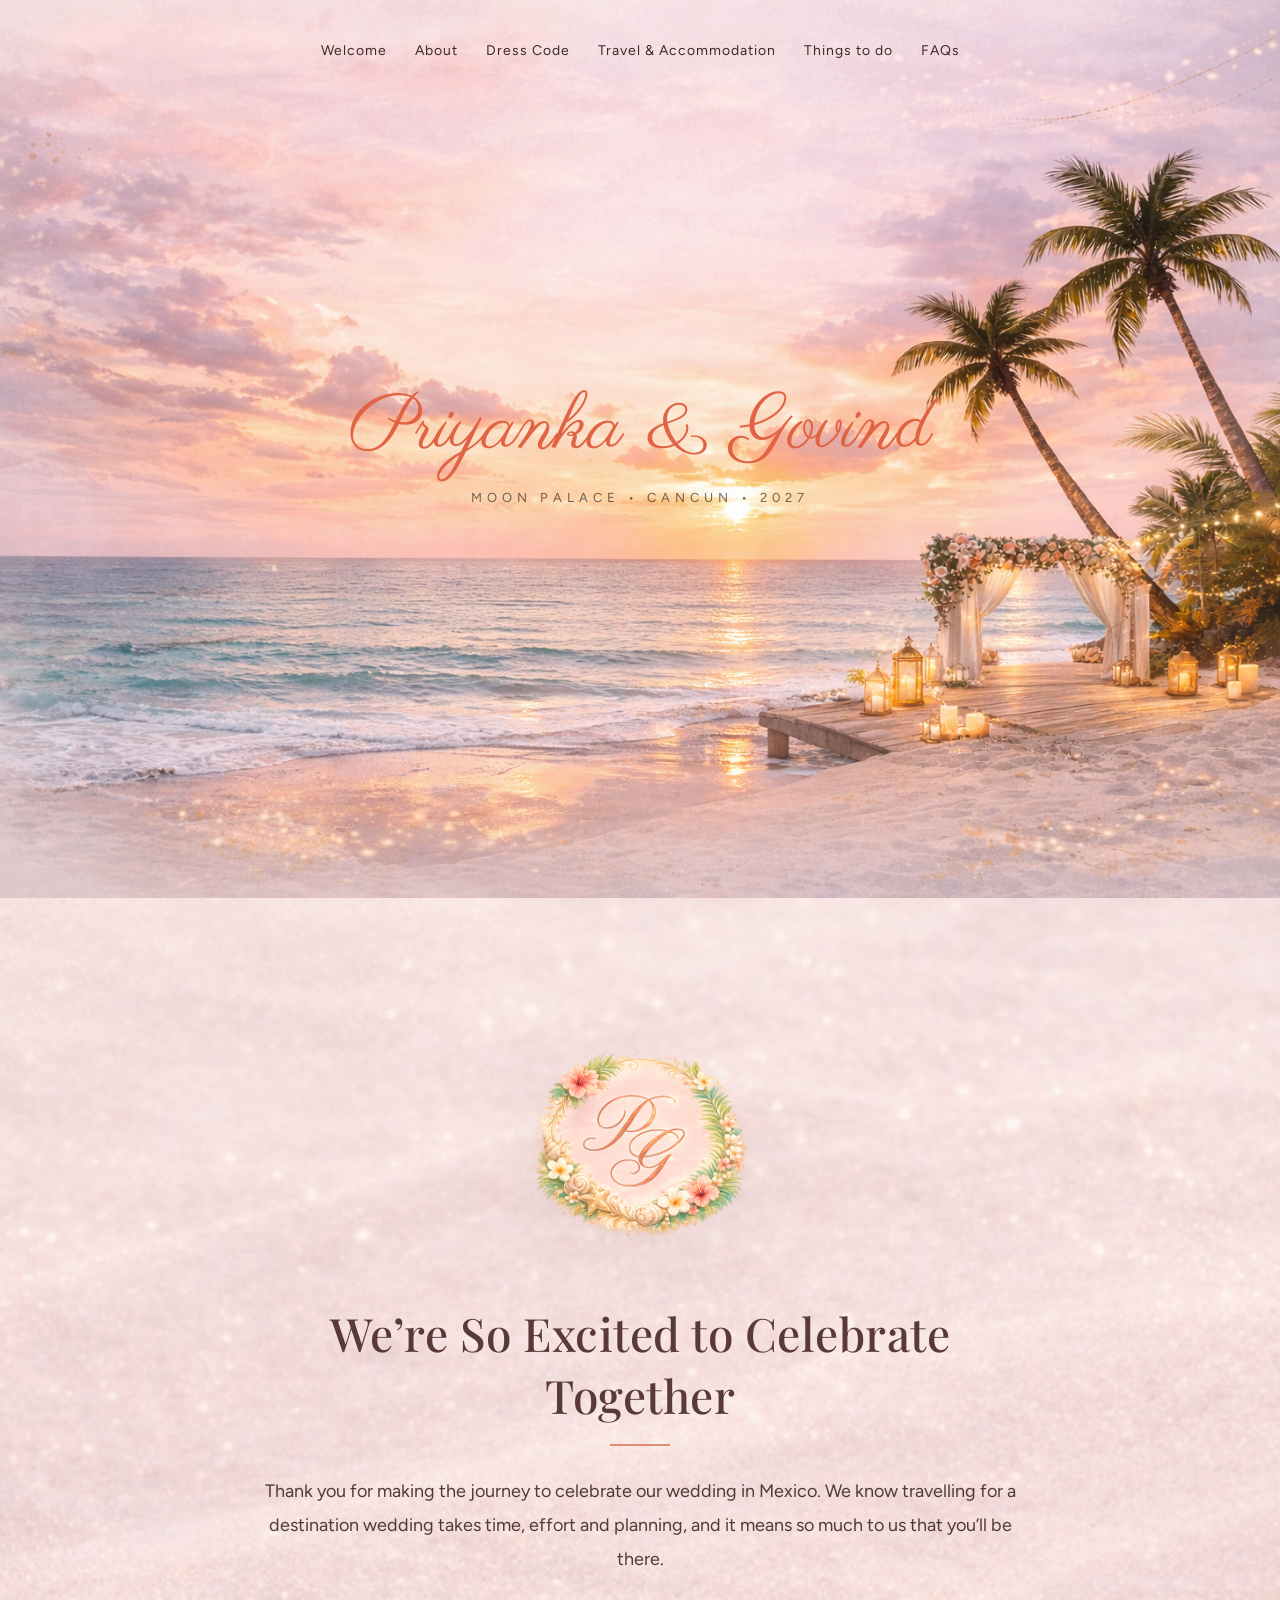
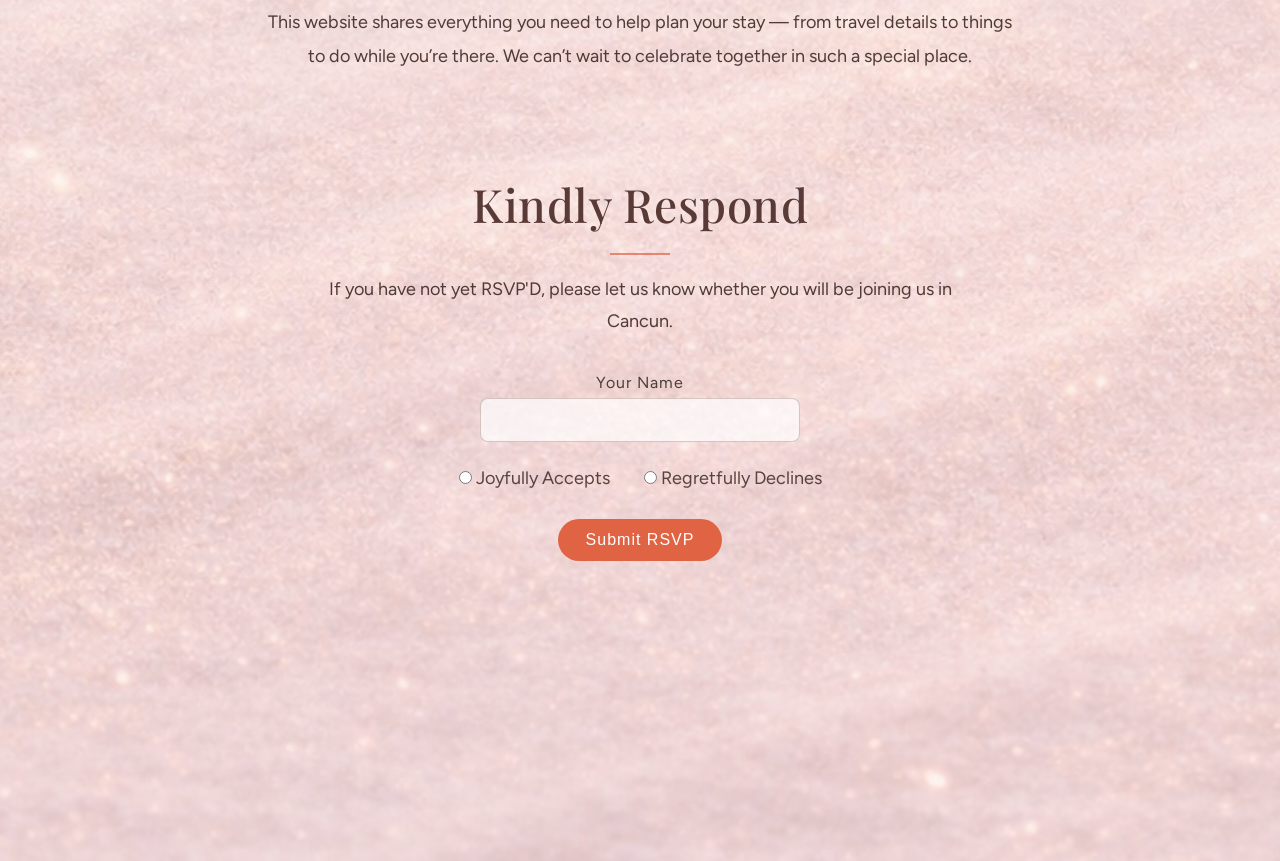
<file: index.html>
<!DOCTYPE html>
<html lang="en">
<head>
  <meta charset="UTF-8">
  <meta name="viewport" content="width=device-width, initial-scale=1.0">
  <title>Priyanka & Govind are getting married</title>

  <link rel="stylesheet" href="style.css">

  <link rel="preconnect" href="https://fonts.googleapis.com">
  <link rel="preconnect" href="https://fonts.gstatic.com" crossorigin>
  <link href="https://fonts.googleapis.com/css2?family=Figtree:wght@300;400;500;600&family=Parisienne&family=Playfair+Display:wght@400;500&display=swap" rel="stylesheet">
</head>

<body class="page-home">

<nav>
  <div class="nav-inner">
    <button class="nav-toggle" aria-label="Open Menu">☰</button>
    <div class="nav-links">
      <ul>
        <li><a href="index.html">Welcome</a></li>
        <li><a href="About.html">About</a></li>
        <li><a href="DressCode.html">Dress Code</a></li>
        <li><a href="Travel.html">Travel & Accommodation</a></li>
        <li><a href="Thingstodo.html">Things to do</a></li>
        <li><a href="FAQs.html">FAQs</a></li>
      </ul>
    </div>
  </div>
</nav>

<!-- HERO -->
<section class="welcome-hero">
  <div class="hero-inner">
    <h1 class="couple-names">Priyanka & Govind</h1>
    <p class="wedding-line">Moon Palace • Cancun • 2027</p>
  </div>
</section>

<!-- SAND SECTION -->
<section class="section-cream">

  <!-- MONOGRAM -->
  <div class="monogram-wrapper">
    <img src="Images/Monogram.png" alt="PG Monogram" class="monogram">
  </div>

  <!-- MESSAGE -->
  <div class="message-card">
    <h2>We’re So Excited to Celebrate Together</h2>

    <p>
      Thank you for making the journey to celebrate our wedding in Mexico.
      We know travelling for a destination wedding takes time, effort and planning,
      and it means so much to us that you’ll be there.
    </p>

    <p>
      This website shares everything you need to help plan your stay —
      from travel details to things to do while you’re there.
      We can’t wait to celebrate together in such a special place.
    </p>
  </div>

  <!-- RSVP -->
  <div class="rsvp-section">
    <h2>Kindly Respond</h2>

    <p class="rsvp-text">
      If you have not yet RSVP'D, please let us know whether you will be joining us in Cancun.
    </p>

    <form class="rsvp-form"
          action="https://formspree.io/f/mzdajled"
          method="POST">

      <div class="form-block">
        <label for="rsvp-name">Your Name</label>
        <input type="text" id="rsvp-name" name="guest_name" required>
      </div>

      <div class="rsvp-options">
        <label class="rsvp-choice">
          <input type="radio" name="attendance" value="Yes" required>
          Joyfully Accepts
        </label>

        <label class="rsvp-choice">
          <input type="radio" name="attendance" value="No">
          Regretfully Declines
        </label>
      </div>

      <button type="submit" class="btn-primary">Submit RSVP</button>

    </form>
  </div>

</section>

<script>
document.addEventListener("DOMContentLoaded", function () {
  const toggle = document.querySelector(".nav-toggle");
  const links = document.querySelector(".nav-links");
  if (toggle && links) {
    toggle.addEventListener("click", function () {
      links.classList.toggle("open");
    });
  }
});
</script>

</body>
</html>
</file>
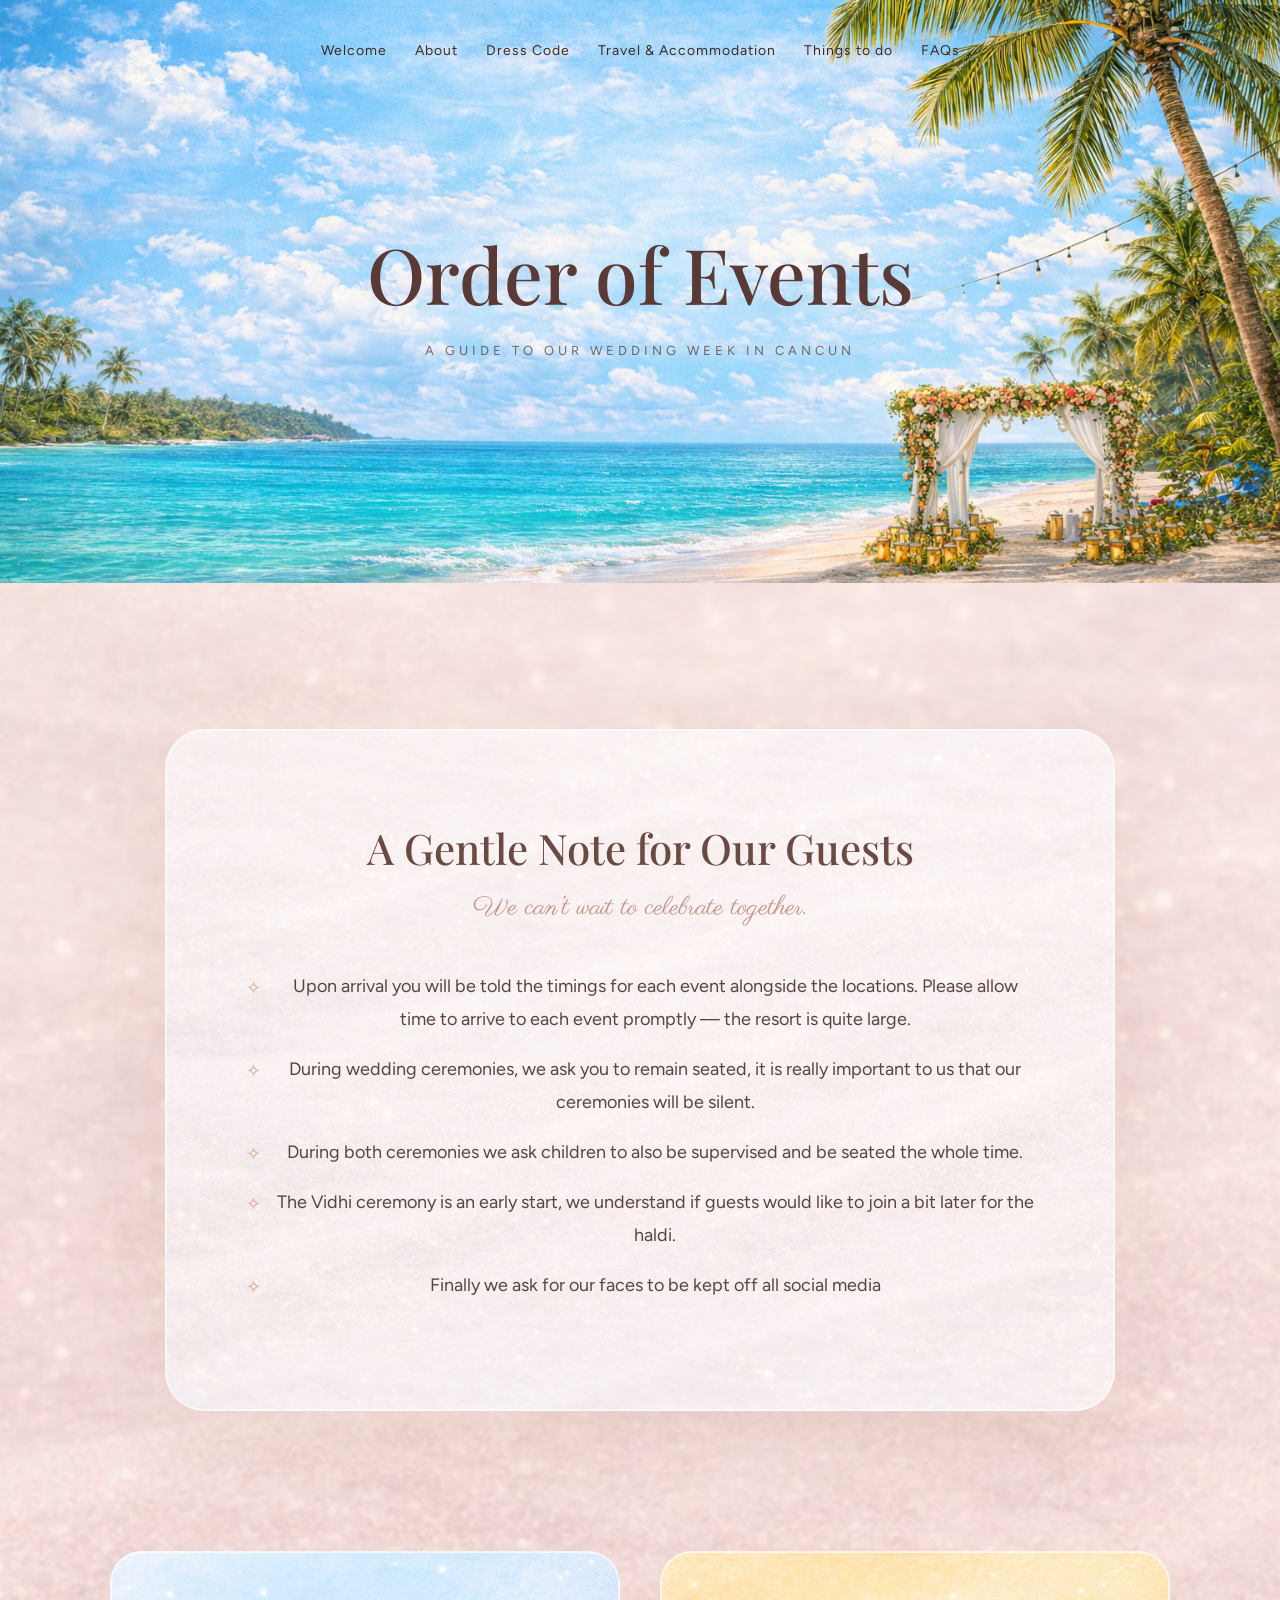
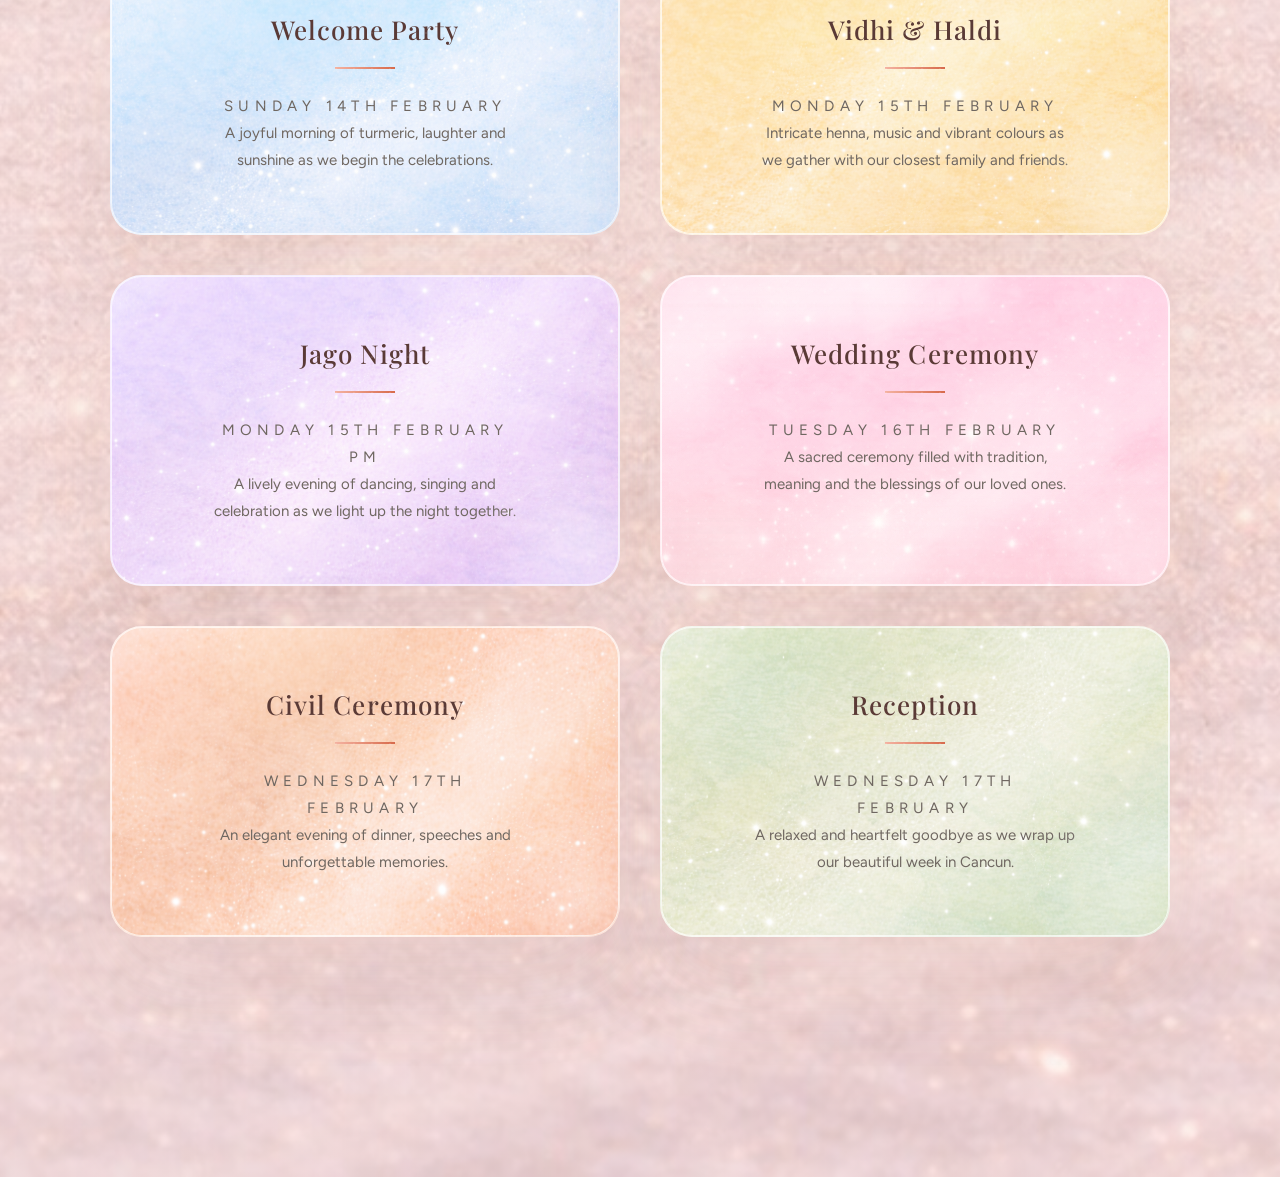
<file: About.html>
<!DOCTYPE html>
<html lang="en">
<head>
  <meta charset="UTF-8">
  <meta name="viewport" content="width=device-width, initial-scale=1.0">
  <title>Order of Events | Priyanka & Govind</title>

  <link rel="stylesheet" href="style.css">

  <link rel="preconnect" href="https://fonts.googleapis.com">
  <link rel="preconnect" href="https://fonts.gstatic.com" crossorigin>
  <link href="https://fonts.googleapis.com/css2?family=Figtree:wght@300;400;500;600&family=Parisienne&family=Playfair+Display:wght@400;500&display=swap" rel="stylesheet">
</head>

<body class="page-events">

<nav>
  <div class="nav-inner">
    <button class="nav-toggle" aria-label="Open Menu">☰</button>
    <div class="nav-links">
      <ul>
        <li><a href="index.html">Welcome</a></li>
        <li><a href="About.html">About</a></li>
        <li><a href="DressCode.html">Dress Code</a></li>
        <li><a href="Travel.html">Travel & Accommodation</a></li>
        <li><a href="Thingstodo.html">Things to do</a></li>
        <li><a href="FAQs.html">FAQs</a></li>
      </ul>
    </div>
  </div>
</nav>

<!-- HERO -->
<section class="events-hero">
  <div class="hero-inner">
    <h1>Order of Events</h1>
    <p class="hero-subtitle">A GUIDE TO OUR WEDDING WEEK IN CANCUN</p>
  </div>
</section>

<!-- SAND SECTION -->
<section class="section-cream">

  <!-- SAME WAVE -->
  <svg class="sand-wave" viewBox="0 0 1440 200" preserveAspectRatio="none">
    <path d="M0,120 
             C360,40 1080,200 1440,120 
             L1440,0 L0,0 Z"
          fill="transparent">
    </path>
  </svg>

  <div class="events-guidance">

    <h2 class="guidance-title">
      A Gentle Note for Our Guests
    </h2>
  
    <p class="guidance-sub">
      We can’t wait to celebrate together.
    </p>
  
    <ul>
      <li>Upon arrival you will be told the timings for each event alongside the locations. Please allow time to arrive to each event promptly — the resort is quite large.</li>
      <li>During wedding ceremonies, we ask you to remain seated, it is really important to us that our ceremonies will be silent.</li>
      <li>During both ceremonies we ask children to also be supervised and be seated the whole time.</li>
      <li>The Vidhi ceremony is an early start, we understand if guests would like to join a bit later for the haldi.</li>
      <li>Finally we ask for our faces to be kept off all social media</li>
    </ul>

    <div class="card-decoration"></div>
  </div>

  <div class="events-grid">

    <div class="about-card card-blue">
      <h3>Welcome Party</h3>
      <p class="event-date">Sunday 14th February</p>
      <p>A joyful morning of turmeric, laughter and sunshine as we begin the celebrations.</p>
      <div class="corner-glow"></div>
    </div>
    
    <div class="about-card card-yellow">
      <h3>Vidhi & Haldi</h3>
      <p class="event-date">Monday 15th February</p>
      <p>Intricate henna, music and vibrant colours as we gather with our closest family and friends.</p>
      <div class="corner-glow"></div>
    </div>
    
    <div class="about-card card-purple">
      <h3>Jago Night</h3>
      <p class="event-date">Monday 15th February PM</p>
      <p>A lively evening of dancing, singing and celebration as we light up the night together.</p>
      <div class="corner-glow"></div>
    </div>
    
    <div class="about-card card-pink">
      <h3>Wedding Ceremony</h3>
      <p class="event-date">Tuesday 16th February</p>
      <p>A sacred ceremony filled with tradition, meaning and the blessings of our loved ones.</p>
      <div class="corner-glow"></div>
    </div>
    
    <div class="about-card card-orange">
      <h3>Civil Ceremony</h3>
      <p class="event-date">Wednesday 17th February</p>
      <p>An elegant evening of dinner, speeches and unforgettable memories.</p>
      <div class="corner-glow"></div>
    </div>
    
    <div class="about-card card-green">
      <h3>Reception</h3>
      <p class="event-date">Wednesday 17th February</p>
      <p>A relaxed and heartfelt goodbye as we wrap up our beautiful week in Cancun.</p>
      <div class="corner-glow"></div>
    </div>

  </div>

</section>

<script>
document.addEventListener("DOMContentLoaded", function () {
  const toggle = document.querySelector(".nav-toggle");
  const links = document.querySelector(".nav-links");
  if (toggle && links) {
    toggle.addEventListener("click", function () {
      links.classList.toggle("open");
    });
  }
});
</script>

</body>
</html>
</file>
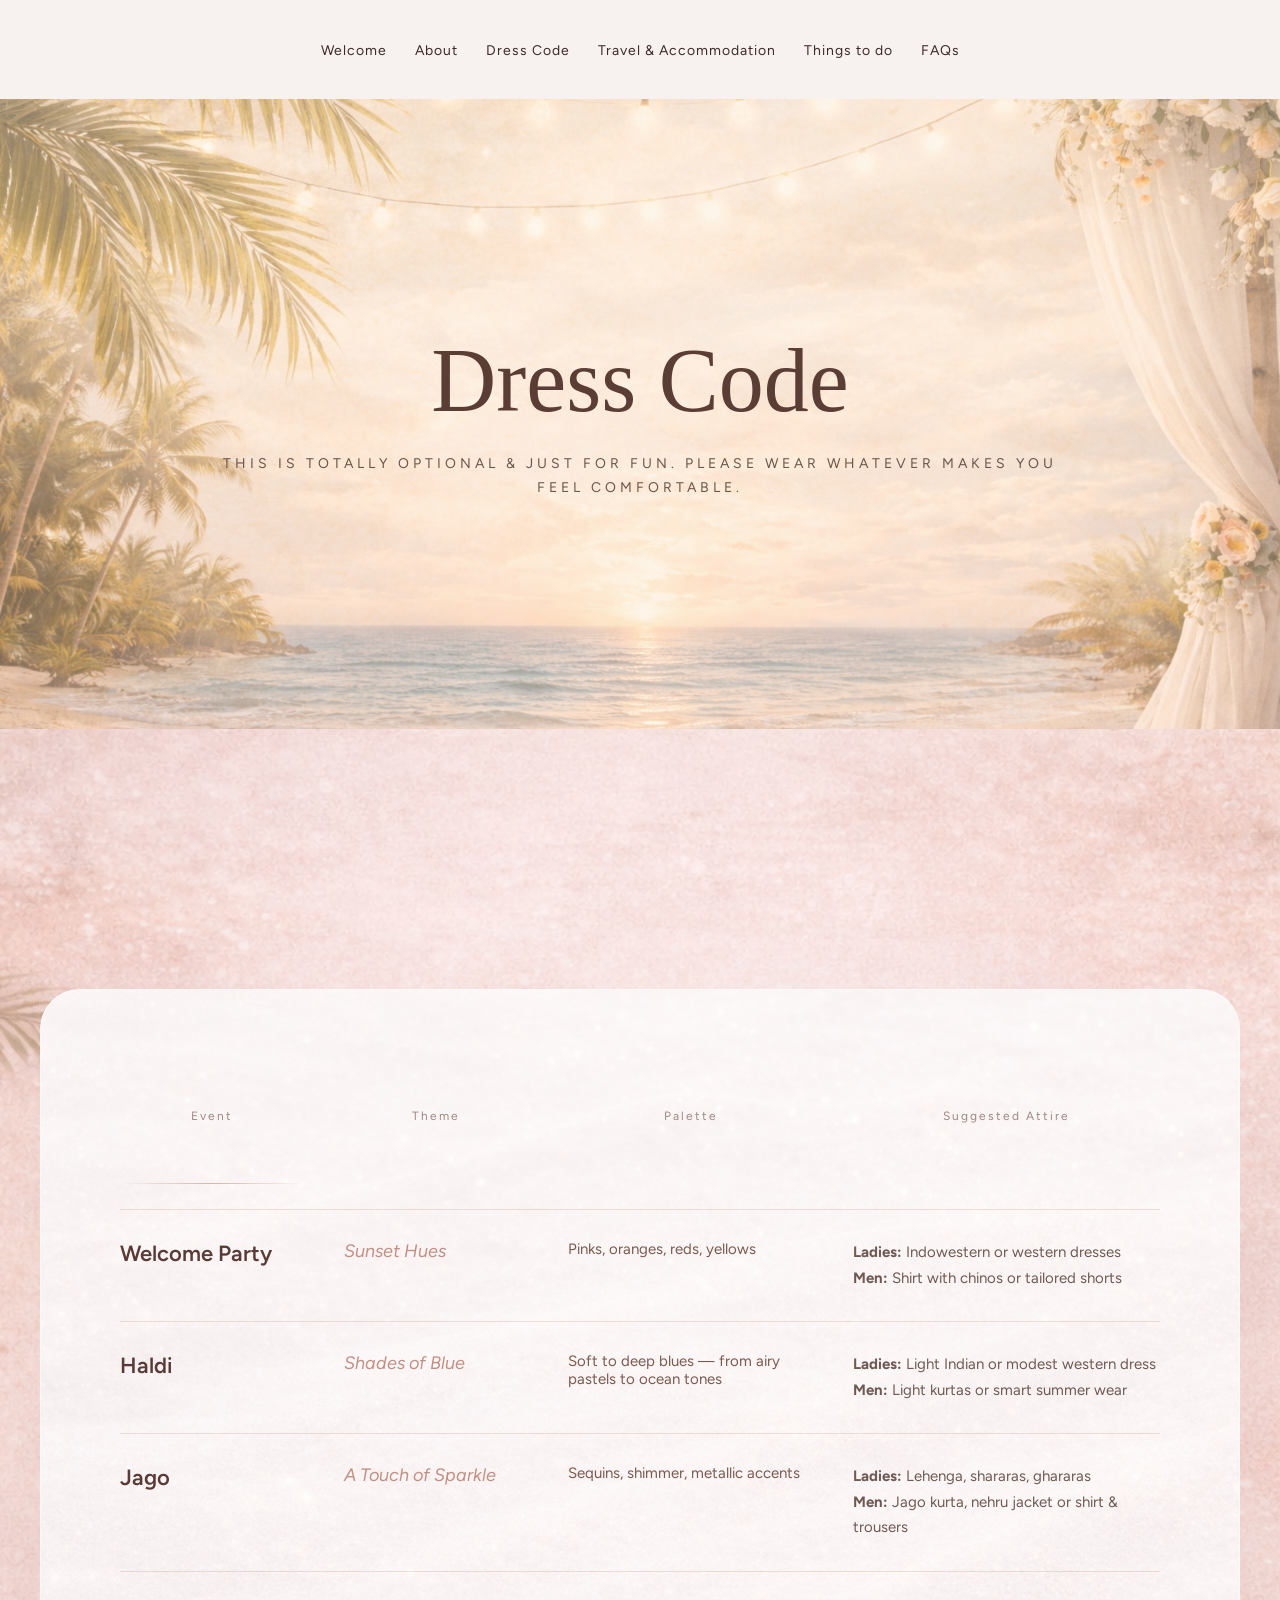
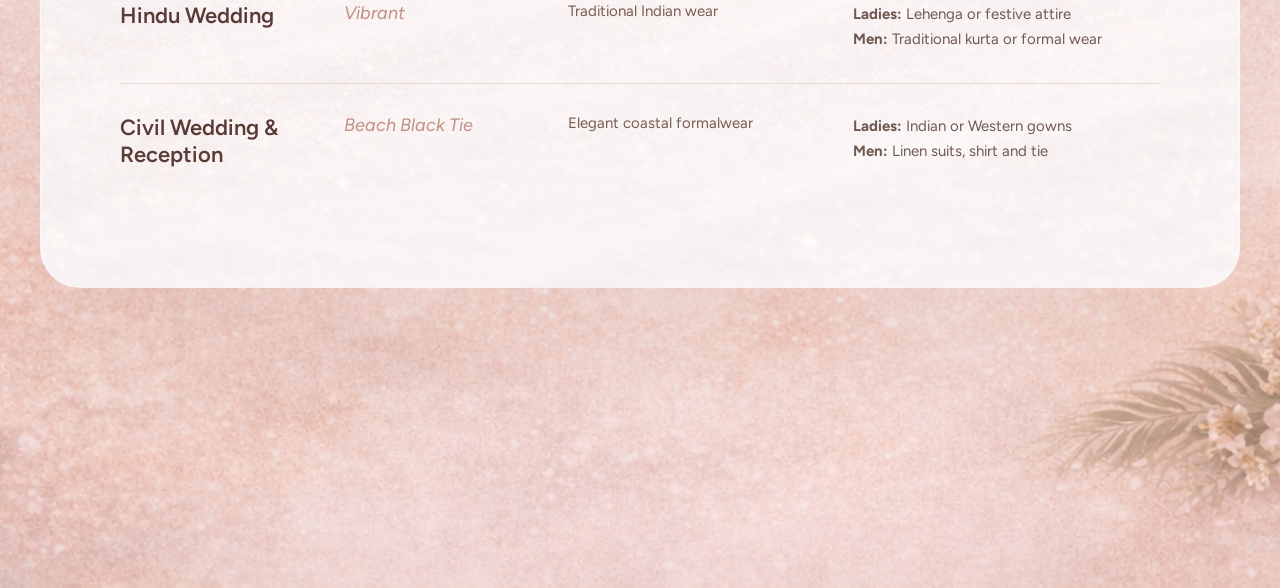
<file: DressCode.html>
<!DOCTYPE html>
<html lang="en">
<head>
  <meta charset="UTF-8">
  <meta name="viewport" content="width=device-width, initial-scale=1.0">
  <title>Priyanka & Govind are getting married</title>

  <link rel="stylesheet" href="style.css">

  <link rel="preconnect" href="https://fonts.googleapis.com">
  <link rel="preconnect" href="https://fonts.gstatic.com" crossorigin>
  <link href="https://fonts.googleapis.com/css2?family=Figtree:ital,wght@0,300..900;1,300..900&family=Parisienne&family=Poppins:ital,wght@0,100;0,900;1,900&display=swap" rel="stylesheet">
</head>

<body class="page-dresscode">

  <!-- NAV -->
  <nav>
    <div class="nav-inner">
      <button class="nav-toggle" aria-label="Open Menu">☰</button>
      <div class="nav-links">
        <ul>
          <li><a href="index.html">Welcome</a></li>
          <li><a href="About.html">About</a></li>
          <li><a href="DressCode.html">Dress Code</a></li>
          <li><a href="Travel.html">Travel & Accommodation</a></li>
          <li><a href="Thingstodo.html">Things to do</a></li>
          <li><a href="FAQs.html">FAQs</a></li>
        </ul>
      </div>
    </div>
  </nav>

  <!-- BANNER -->
  <section class="page-banner dresscode-banner">
    <div class="banner-content">
      <h1>Dress Code</h1>
      <p>
        This is totally optional & just for fun. Please wear whatever makes you feel comfortable.
      </p>
    </div>
  </section>

  <!-- CONTENT (Background goes here) -->
  <section class="page-section page-section--wide dresscode-section">

 

      <div class="dress-table">

        <div class="dress-header">
          <div>Event</div>
          <div>Theme</div>
          <div>Palette</div>
          <div>Suggested Attire</div>
        </div>

        <div class="dress-row">
          <div class="dress-event">Welcome Party</div>
          <div class="dress-theme">Sunset Hues</div>
          <div class="dress-details">Pinks, oranges, reds, yellows</div>
          <div class="dress-suggestions">
            <strong>Ladies:</strong> Indowestern or western dresses<br>
            <strong>Men:</strong> Shirt with chinos or tailored shorts
          </div>
        </div>

        <div class="dress-row">
          <div class="dress-event">Haldi</div>
          <div class="dress-theme">Shades of Blue</div>
          <div class="dress-details">Soft to deep blues — from airy pastels to ocean tones</div>
          <div class="dress-suggestions">
            <strong>Ladies:</strong> Light Indian or modest western dress<br>
            <strong>Men:</strong> Light kurtas or smart summer wear
          </div>
        </div>

        <div class="dress-row">
          <div class="dress-event">Jago</div>
          <div class="dress-theme">A Touch of Sparkle</div>
          <div class="dress-details">Sequins, shimmer, metallic accents</div>
          <div class="dress-suggestions">
            <strong>Ladies:</strong> Lehenga, shararas, ghararas<br>
            <strong>Men:</strong> Jago kurta, nehru jacket or shirt & trousers
          </div>
        </div>

        <div class="dress-row">
          <div class="dress-event">Hindu Wedding</div>
          <div class="dress-theme">Vibrant</div>
          <div class="dress-details">Traditional Indian wear</div>
          <div class="dress-suggestions">
            <strong>Ladies:</strong> Lehenga or festive attire<br>
            <strong>Men:</strong> Traditional kurta or formal wear
          </div>
        </div>

        <div class="dress-row">
          <div class="dress-event">Civil Wedding & Reception</div>
          <div class="dress-theme">Beach Black Tie</div>
          <div class="dress-details">Elegant coastal formalwear</div>
          <div class="dress-suggestions">
            <strong>Ladies:</strong> Indian or Western gowns<br>
            <strong>Men:</strong> Linen suits, shirt and tie
          </div>
        </div>

      </div>

    </div>

  </section>

</body>
</html>
</file>
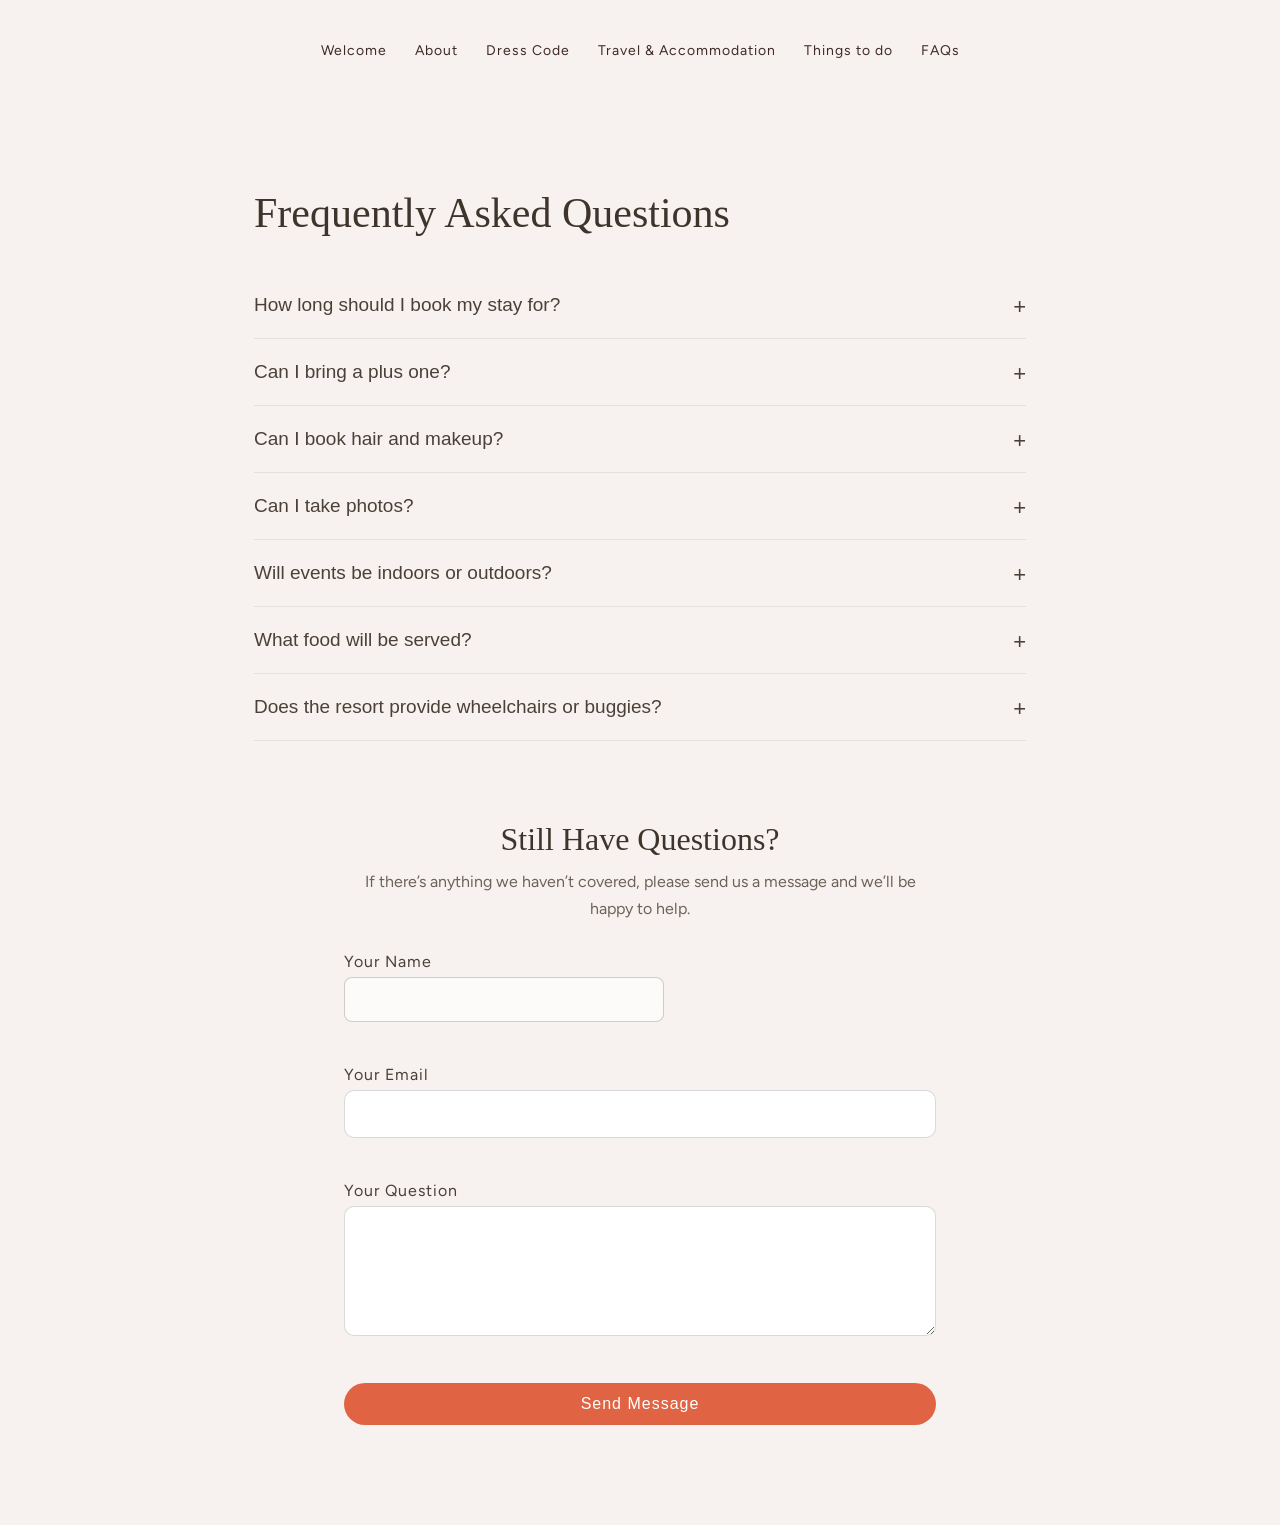
<file: FAQs.html>
<!DOCTYPE html>
<html lang="en">
<head>
  <meta charset="UTF-8">
  <meta name="viewport" content="width=device-width, initial-scale=1.0">
  <title>FAQs | Priyanka & Govind</title>

  <link rel="stylesheet" href="style.css">

  <!-- Shared Fonts -->
  <link rel="preconnect" href="https://fonts.googleapis.com">
  <link rel="preconnect" href="https://fonts.gstatic.com" crossorigin>
  <link href="https://fonts.googleapis.com/css2?family=Figtree:ital,wght@0,300..900;1,300..900&family=Parisienne&family=Poppins:ital,wght@0,100;0,200;0,300;0,400;0,500;0,600;0,700;0,800;0,900;1,100;1,200;1,300;1,400;1,500;1,600;1,700;1,800;1,900&display=swap" rel="stylesheet">
</head>

<body class="page-faqs"></body>
<!-- Navigation -->
<nav>
  <div class="nav-inner">

    <button class="nav-toggle" aria-label="Open Menu">☰</button>

    <div class="nav-links">
      <ul>
        <li><a href="index.html">Welcome</a></li>
        <li><a href="About.html">About</a></li>
        <li><a href="DressCode.html">Dress Code</a></li>
        <li><a href="Travel.html">Travel & Accommodation</a></li>
        <li><a href="Thingstodo.html">Things to do</a></li>
        <li><a href="FAQs.html">FAQs</a></li>
      </ul>
    </div>

  </div>
</nav>
  

<!-- FAQ SECTION -->
<section class="faq-section">

  <h1>Frequently Asked Questions</h1>

  <div class="faq-item">
    <button class="faq-question">How long should I book my stay for?</button>
    <div class="faq-answer">We recommend staying from Saturday 13th to Thursday 18th to enjoy all events.</div>
  </div>

  <div class="faq-item">
    <button class="faq-question">Can I bring a plus one?</button>
    <div class="faq-answer">We can only accommodate guests named on the invitation.</div>
  </div>

  <div class="faq-item">
    <button class="faq-question">Can I book hair and makeup?</button>
    <div class="faq-answer">Yes — services are available directly through the resort spa.</div>
  </div>

  <div class="faq-item">
    <button class="faq-question">Can I take photos?</button>
    <div class="faq-answer">Please take as many as you like; we only ask that our faces not be posted on social media. </div>
  </div>

  <div class="faq-item">
    <button class="faq-question">Will events be indoors or outdoors?</button>
    <div class="faq-answer">For now, all events are being planned outdoors. This could change, subject to the weather. We suggest bringing a range of shoe options, flats, wedges, heels, etc. .</div>
  </div>

  <div class="faq-item">
    <button class="faq-question">What food will be served?</button>
    <div class="faq-answer">A variety of options will be available, with dietary requirements catered for.</div>
  </div>

  <div class="faq-item">
    <button class="faq-question">Does the resort provide wheelchairs or buggies?</button>
    <div class="faq-answer">Yes — accessibility assistance can be arranged directly with the resort. This might incur a charge. </div>
  </div>

</section>


<!-- CONTACT FORM -->
<section class="faq-contact">

  <h2>Still Have Questions?</h2>

  <p class="faq-contact-intro">
    If there’s anything we haven’t covered, please send us a message and we’ll be happy to help.
  </p>

  <form class="faq-form"
        action="https://formspree.io/f/mzdajled"
        method="POST">

    <input type="hidden" name="form_source" value="faq_page">

    <div class="form-block">
      <label for="faq-name">Your Name</label>
      <input type="text" id="faq-name" name="guest_name" required>
    </div>

    <div class="form-block">
      <label for="faq-email">Your Email</label>
      <input type="email" id="faq-email" name="guest_email" required>
    </div>

    <div class="form-block">
      <label for="faq-question">Your Question</label>
      <textarea id="faq-question" name="question" required></textarea>
    </div>

    <button type="submit" class="btn-primary">Send Message</button>

  </form>

</section>


<!-- Accordion Script -->
<script>
document.querySelectorAll(".faq-question").forEach(btn => {
  btn.addEventListener("click", () => {
    btn.parentElement.classList.toggle("active");
  });
});
</script>

<script>
  document.addEventListener("DOMContentLoaded", function () {
    const toggle = document.querySelector(".nav-toggle");
    const links = document.querySelector(".nav-links");
  
    if (toggle && links) {
      toggle.addEventListener("click", function () {
        links.classList.toggle("open");
      });
    }
  });
  </script>
  
</body>
</html>
</file>
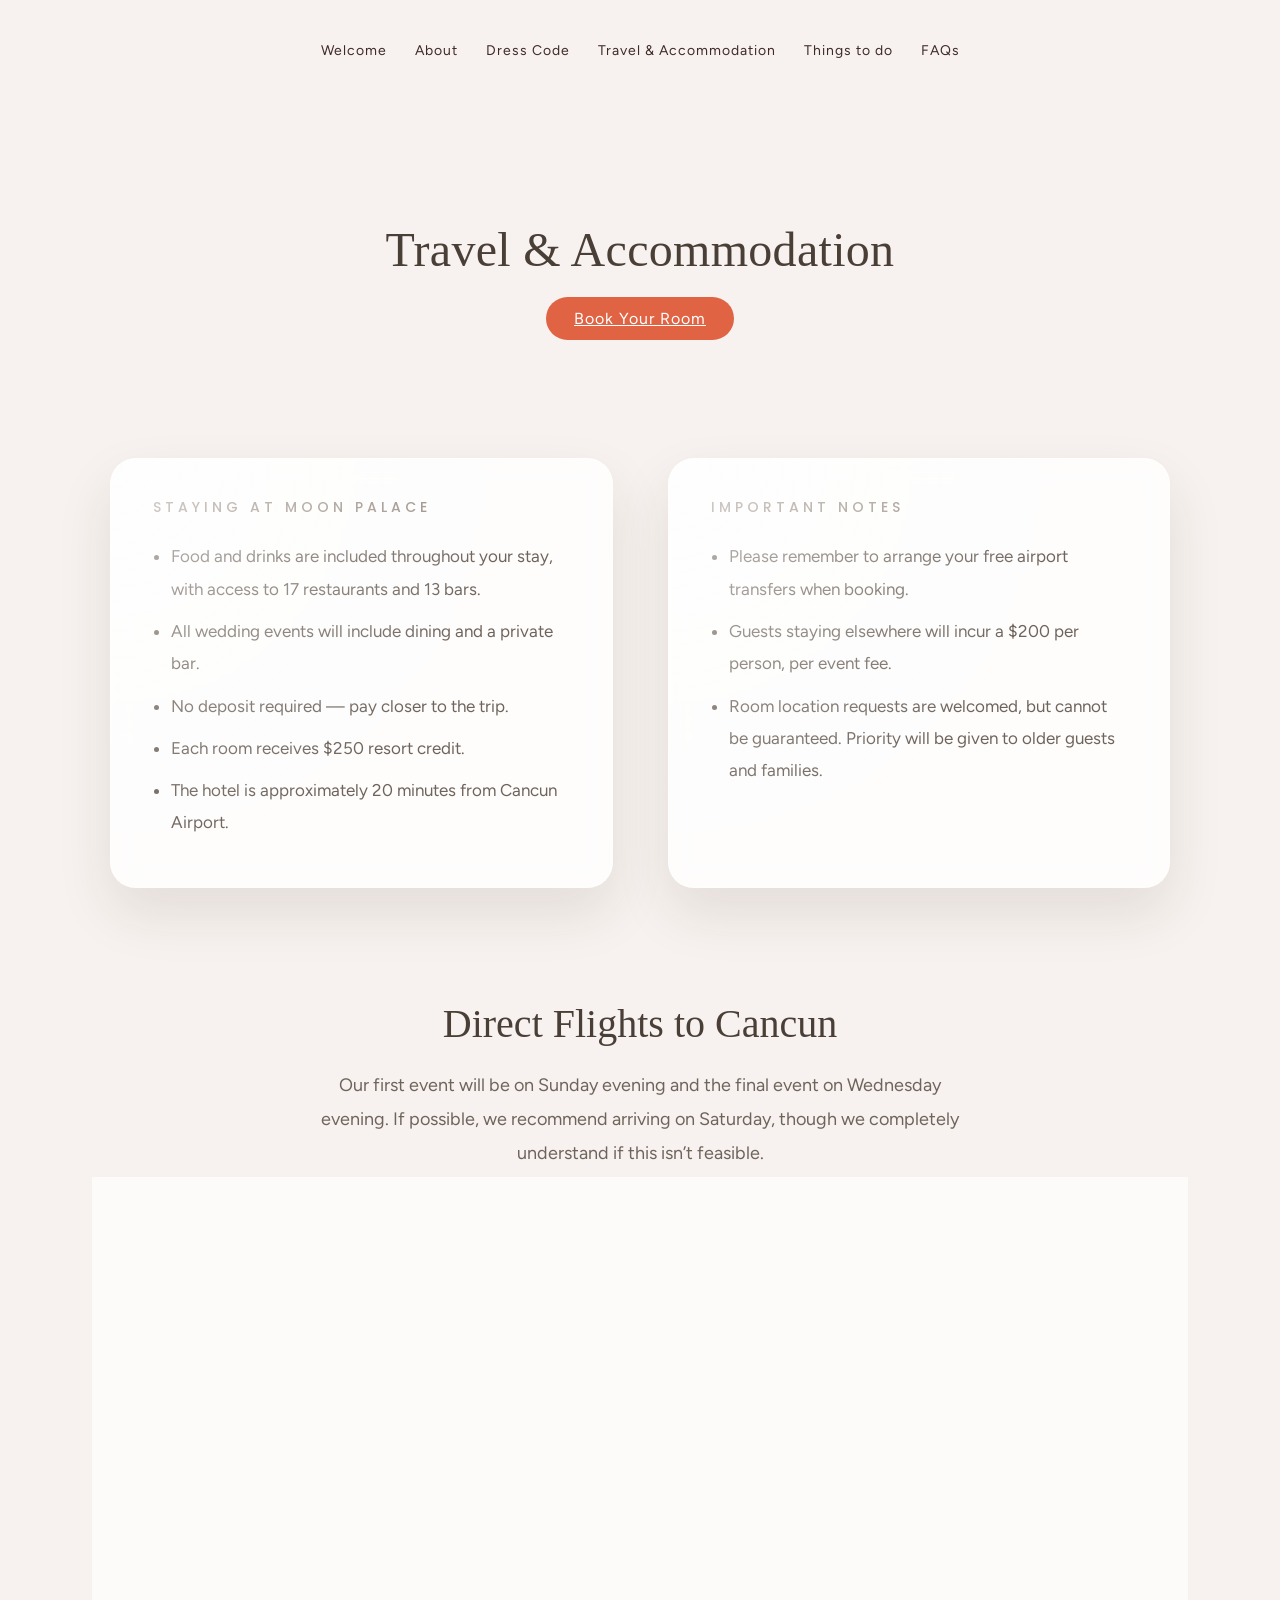
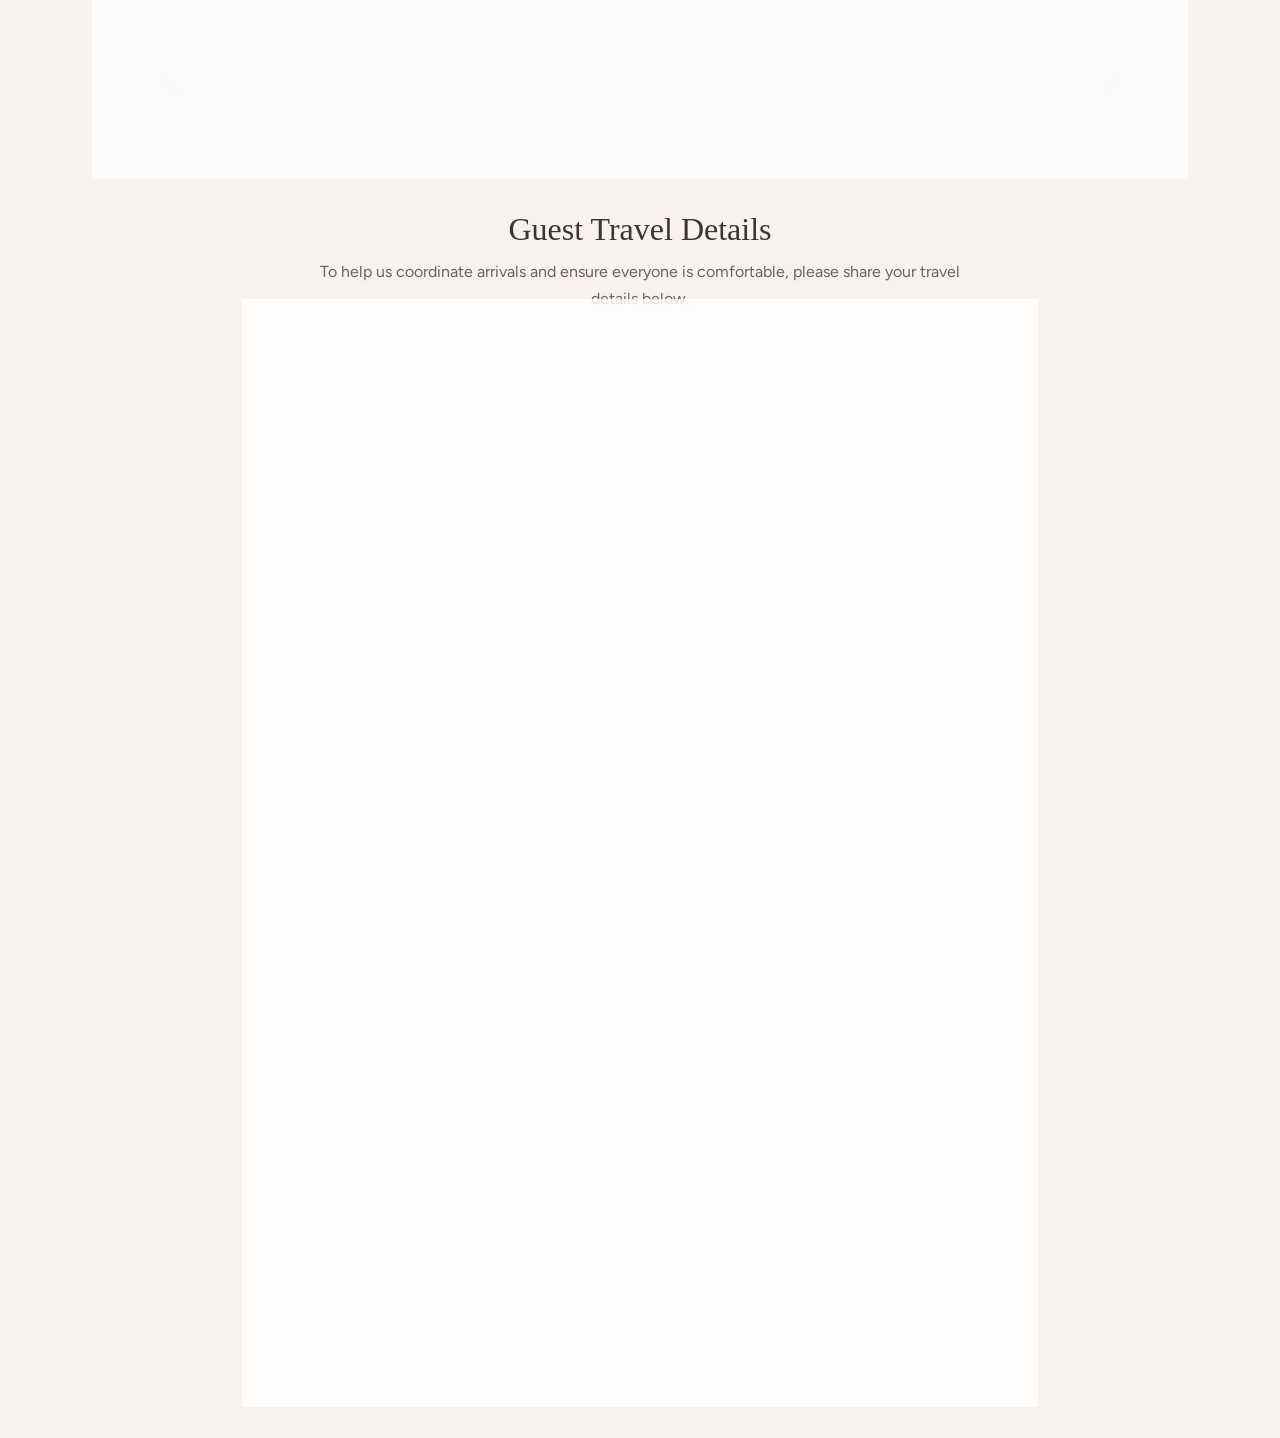
<file: Travel.html>
<!DOCTYPE html>
<html lang="en">
<head>
  <meta charset="UTF-8">
  <meta name="viewport" content="width=device-width, initial-scale=1.0">
  <title>Priyanka & Govind are getting married</title>

  <link rel="stylesheet" href="style.css">

  <!-- Shared Fonts -->
  <link rel="preconnect" href="https://fonts.googleapis.com">
  <link rel="preconnect" href="https://fonts.gstatic.com" crossorigin>
  <link href="https://fonts.googleapis.com/css2?family=Figtree:ital,wght@0,300..900;1,300..900&family=Parisienne&family=Poppins:ital,wght@0,100;0,200;0,300;0,400;0,500;0,600;0,700;0,800;0,900;1,100;1,200;1,300;1,400;1,500;1,600;1,700;1,800;1,900&display=swap" rel="stylesheet">
</head>

<body class="page-travel"></body>

<!-- Navigation -->
<nav>
  <div class="nav-inner">
    <button class="nav-toggle" aria-label="Open Menu">☰</button>

    <div class="nav-links">
      <ul>
        <li><a href="index.html">Welcome</a></li>
        <li><a href="About.html">About</a></li>
        <li><a href="DressCode.html">Dress Code</a></li>
        <li><a href="Travel.html">Travel & Accommodation</a></li>
        <li><a href="Thingstodo.html">Things to do</a></li>
        <li><a href="FAQs.html">FAQs</a></li>
      </ul>
    </div>
  </div>
</nav>

<!-- HERO -->
<section class="travel-hero">
  <div class="travel-hero-content">
    <h1>Travel & Accommodation</h1>

    <div class="travel-buttons">
      <a class="btn-primary"
         href="https://globalsalesweddings.palaceresorts.com/link/guest?key=eyJpZCI6ImVhYjMzMGMxLTY3OTEtNGRkNS1iYjYwLWFkM2U1MGIwZTNkNSIsInRhZyI6IkxJTktJRCJ9">
        Book Your Room
      </a>
    </div>
  </div>
</section>


<!-- INFO CARDS -->
<section class="page-section travel-grid">

  <!-- BOX 1 -->
  <div class="travel-box">
    <div class="travel-card">
      <h3>Staying at Moon Palace</h3>
      <ul>
        <li>Food and drinks are included throughout your stay, with access to 17 restaurants and 13 bars.</li>
        <li>All wedding events will include dining and a private bar.</li>
        <li>No deposit required — pay closer to the trip.</li>
        <li>Each room receives $250 resort credit.</li>
        <li>The hotel is approximately 20 minutes from Cancun Airport.</li>
      </ul>
    </div>
  </div>

  <!-- BOX 2 -->
  <div class="travel-box">
    <div class="travel-card">
      <h3>Important Notes</h3>
      <ul>
        <li>Please remember to arrange your free airport transfers when booking.</li>
        <li>Guests staying elsewhere will incur a $200 per person, per event fee.</li>
        <li>Room location requests are welcomed, but cannot be guaranteed. Priority will be given to older guests and families.</li>
      </ul>
    </div>
  </div>

</section>


<!-- FLIGHTS -->
<section class="page-section flights-section">
  <h2>Direct Flights to Cancun</h2>

  <p class="flight-note">
    Our first event will be on Sunday evening and the final event on Wednesday evening.
    If possible, we recommend arriving on Saturday, though we completely understand if this isn’t feasible.
  </p>

  <div class="flights-table">

    <div class="flight-row">
      <div>London Heathrow</div>
      <div>Virgin Atlantic</div>
      <div>Wednesday / Friday / Sunday</div>
    </div>

    <div class="flight-row">
      <div>London Gatwick</div>
      <div>British Airways</div>
      <div>Daily</div>
    </div>

    <div class="flight-row">
      <div>Birmingham</div>
      <div>TUI</div>
      <div>Wed / Sun</div>
    </div>

    <div class="flight-row">
      <div>Manchester</div>
      <div>TUI</div>
      <div>Mon / Thu / Sun</div>
    </div>
  </div>
</section>


<!-- GUEST DETAILS FORM -->
<section class="guest-details">

  <h2>Guest Travel Details</h2>

  <p class="guest-intro">
    To help us coordinate arrivals and ensure everyone is comfortable,
    please share your travel details below.
  </p>

  <form class="details-form"
        action="https://formspree.io/f/mzdajled"
        method="POST">

    <input type="hidden" name="form_source" value="travel_page">

    <div class="form-block">
      <p class="group-label">Have you booked your airport transfers?</p>

      <div class="transfer-options">
        <label class="checkbox-item">
          <input type="checkbox" name="arrival_transfer" value="Yes">
          <span>Arrival transfer booked</span>
        </label>

        <label class="checkbox-item">
          <input type="checkbox" name="departure_transfer" value="Yes">
          <span>Departure transfer booked</span>
        </label>
      </div>
    </div>

    <div class="form-block">
      <label for="guest-name">Guest Name</label>
      <input type="text" id="guest-name" name="guest_name" required>
    </div>

    <div class="form-block">
      <label for="arrival-date">Arrival Date</label>
      <input type="date" id="arrival-date" name="arrival_date">
    </div>

    <div class="form-block">
      <label for="arrival-time">Arrival Time</label>
      <input type="time" id="arrival-time" name="arrival_time">
    </div>

    <div class="form-block">
      <label for="room-request">Room Location Requests</label>
      <textarea id="room-request" name="room_request"
        placeholder="Let us know if you'd like rooms near others."></textarea>
    </div>

    <div class="form-block">
      <label for="allergies">Dietary Requirements / Allergies</label>
      <textarea id="allergies" name="allergies"
        placeholder="Please inform us and notify the resort directly."></textarea>
    </div>

    <button type="submit" class="btn-primary">Submit Details</button>

  </form>

</section>

<script>
document.addEventListener("DOMContentLoaded", function () {
  const toggle = document.querySelector(".nav-toggle");
  const links = document.querySelector(".nav-links");

  if (toggle && links) {
    toggle.addEventListener("click", function () {
      links.classList.toggle("open");
    });
  }
});
</script>

</body>
</html>
</file>
<file: style.css>
/* =====================================================
1. RESET
===================================================== */

*,
*::before,
*::after {
  margin: 0;
  padding: 0;
  box-sizing: border-box;
}

html, body {
  min-height: 100%;
}

/* =====================================================
2. GLOBAL DESIGN
===================================================== */

body {
  font-family: 'Figtree', sans-serif;
  color: #5c4a42;
  background-color: #f7f2ef;
}

h1, h2, h3 {
  font-family: "Playfair Display", serif;
  font-weight: 500;
  color: #4a2a2a;
}

p {
  line-height: 1.7;
  color: #6f6761;
}


nav {
  position: relative;
  width: 100%;
  padding: 40px 0;
  background: transparent;
  z-index: 50;
}

.nav-inner {
  max-width: 1100px;
  margin: 0 auto;
  position: relative;
}

.nav-links ul {
  list-style: none;
  display: flex;
  justify-content: center;
  gap: 28px;
}

.nav-links a {
  text-decoration: none;
  color: #3f2a28;
  font-size: 14px;
  letter-spacing: 1px;
  transition: opacity 0.25s ease;
}

.nav-links a:hover {
  opacity: 0.6;
}

.nav-toggle {
  display: none;
}

/* Overlay nav only on hero pages */
.page-home nav,
.page-events nav {
  position: absolute;
  top: 0;
  left: 0;
}

/* =====================================================
4. HERO (STRAIGHT)
===================================================== */

.welcome-hero,
.events-hero {
  position: relative;
  width: 100%;
  display: flex;
  align-items: center;
  justify-content: center;
  text-align: center;
  margin-bottom: -2px; /* removes white gap */
}

/* Home hero */
.welcome-hero {
  height: 100svh; /* better for iPhone */
  min-height: 650px;
  background: url("Images/aibackground.png") center bottom / cover no-repeat;
  display: flex;
  align-items: center;
  justify-content: center;
  text-align: center;
}

/* Events hero */
.events-hero {
  height: 65vh;
  min-height: 520px;
  background: url("Images/daytimebeach.png") center / cover no-repeat;
}

.hero-inner {
  position: relative;
  z-index: 2;
}
/* MONOGRAM */
.monogram-wrapper {
  text-align: center;
  margin-top: 40px;
  margin-bottom: 30px;
}

.monogram {
  width: 360px;
  max-width: 65%;
  filter: drop-shadow(0 25px 50px rgba(0,0,0,0.05));
}

/* =====================================================
5. SAND SECTION (WAVED TOP)
===================================================== */
.section-cream {
  position: relative;
  background: url("Images/sand.png") center / cover no-repeat;
  padding: 90px 20px 160px;
  text-align: center;
}

/* Soft readability layer */
.section-cream::before {
  content: "";
  position: absolute;
  inset: 0;
  background: linear-gradient(
    to bottom,
    rgba(255, 245, 240, 0.55),
    rgba(255, 235, 230, 0.45)
  );
  z-index: 0;
}

.section-cream > * {
  position: relative;
  z-index: 2;
}
/* =====================================================
6. HOME TEXT
===================================================== */

.couple-names {
  font-family: "Parisienne", cursive;
  font-size: clamp(56px, 6vw, 90px);
  color: #e06343;
  line-height: 1;
  margin-bottom: 20px;
}

.wedding-line {
  font-size: 13px;
  letter-spacing: 5px;
  text-transform: uppercase;
  color: rgba(60,40,35,0.7);
}

.message-card {
  max-width: 760px;
  margin: 0 auto 100px;
  text-align: center;
}

.message-card h2 {
  margin-bottom: 28px;
  color: #5a3a36;
  font-size: 46px;
  letter-spacing: 0.5px;
  text-shadow: 0 2px 12px rgba(255, 255, 255, 0.4);
}

.message-card p {
  font-size: 18px;
  line-height: 1.9;
  color: rgba(70, 50, 45, 0.95);
  margin-bottom: 28px;
}

.rsvp-section {
  max-width: 650px;
  margin: 0 auto 140px;
  text-align: center;
}

.rsvp-section h2 {
  font-size: 46px;
  letter-spacing: 0.5px;
  margin-bottom: 18px;
  color: #5a3a36;
  text-shadow: 0 2px 12px rgba(255, 255, 255, 0.4);
}

.rsvp-text {
  font-size: 18px;
  line-height: 1.8;
  margin-bottom: 35px;
  color: rgba(70, 50, 45, 0.95);
}

/* Input Block */
.form-block {
  margin-bottom: 25px;
}

.form-block label {
  display: block;
  margin-bottom: 10px;
  font-size: 16px;
  letter-spacing: 1px;
  color: rgba(70,50,45,0.9);
}

.form-block input[type="text"] {
  width: 320px;
  max-width: 90%;
  padding: 12px 16px;
  border-radius: 8px;
  border: 1px solid rgba(120,90,80,0.3);
  background: rgba(255,255,255,0.7);
  font-size: 16px;
  text-align: center;
}

/* RSVP Options */
.rsvp-options {
  margin: 25px 0 30px;
}

.rsvp-choice {
  margin: 0 15px;
  font-size: 18px;
  color: rgba(70,50,45,0.9);
}

/* Button */
.btn-primary {
  padding: 12px 28px;
  border-radius: 30px;
  border: none;
  background: #e06343;
  color: white;
  font-size: 16px;
  letter-spacing: 1px;
  cursor: pointer;
  transition: all 0.3s ease;
}

.btn-primary:hover {
  background: #c94f32;
  transform: translateY(-2px);
}
.message-card h2::after,
.rsvp-section h2::after {
  content: "";
  display: block;
  width: 60px;
  height: 2px;
  margin: 18px auto 0;
  background: #e06343;
  opacity: 0.7;
}
/* =====================================================
7. EVENTS HERO TEXT
===================================================== */

.events-hero h1 {
  font-size: clamp(52px, 6vw, 80px);
  color: #5a3a36;
  margin-bottom: 16px;
}

.hero-subtitle {
  font-size: 13px;
  letter-spacing: 4px;
  text-transform: uppercase;
  color: rgba(80,60,50,0.75);
}

.hero-intro {
  margin-top: 28px;
  max-width: 680px;
  margin-left: auto;
  margin-right: auto;
  font-size: 16px;
  line-height: 1.8;
  color: rgba(60,45,38,0.75);
}

/* ==========================================
   GUIDANCE BOX – LUXURY VERSION
========================================== */

.events-guidance {
  max-width: 950px;
  margin: -120px auto 140px; /* tighter spacing */
  padding: 90px 80px;
  position: relative;
  border-radius: 40px;

  background:
    linear-gradient(rgba(255,255,255,0.75), rgba(255,255,255,0.75)),
    url("Images/sand.png");

  background-size: cover;
  background-position: center;

  border: 1px solid rgba(255,255,255,0.8);

  box-shadow:
    0 40px 120px rgba(180,130,100,0.18),
    inset 0 0 0 1px rgba(255,255,255,0.4);

  backdrop-filter: blur(8px);
  -webkit-backdrop-filter: blur(8px);
}

.guidance-title {
  font-family: 'Playfair Display', serif;
  font-size: 42px;
  font-weight: 500;
  color: #6a4b43;
  margin-bottom: 10px;
}
.guidance-sub {
  font-family: 'Parisienne', cursive;
  font-size: 26px;
  color: #c18f84;
  margin-bottom: 40px;
}
.events-guidance ul {
  list-style: none;
  padding: 0;
}

.events-guidance li {
  position: relative;
  padding-left: 30px;
  margin-bottom: 18px;
  font-size: 18px;
  line-height: 1.8;
  color: rgba(70,50,45,0.9);
}

.events-guidance li::before {
  content: "✧";
  position: absolute;
  left: 0;
  top: 2px;
  color: #d8a48f;
  font-size: 18px;
}

.card-decoration {
  position: absolute;
  bottom: -110px;
  left: -110px;
  width: 480px;
  height: 480px;
  opacity: 0.85;
  mix-blend-mode: multiply;
  pointer-events: none;
  transform: rotate(-10deg);
}

/* =====================================================
9. EVENTS GRID
===================================================== */

.events-grid {
  max-width: 1100px;
  margin: 80px auto;
  display: grid;
  grid-template-columns: repeat(2, 1fr);
  gap: 40px;
  padding: 0 20px;
}
/* =====================================================
10. ABOUT CARDS
===================================================== */
.about-card {
  position: relative;
  padding: 60px 50px;
  border-radius: 32px;
  overflow: hidden;
  background: rgba(255,255,255,0.55);
  backdrop-filter: blur(22px);
  -webkit-backdrop-filter: blur(22px);
  border: 1.5px solid rgba(255,255,255,0.6);
  box-shadow:
    0 40px 100px rgba(180,130,100,0.12),
    0 0 0 1px rgba(255,255,255,0.7) inset;
  text-align: center;
  transition: all 0.4s ease;
}

.about-card::before {
  content: "";
  position: absolute;
  inset: 0;
  background-image:
    radial-gradient(rgba(255,255,255,0.8) 0.8px, transparent 0.8px);
  background-size: 18px 18px;
  opacity: 0.12;
  pointer-events: none;
}

/* Fine Sparkle Dust */
.about-card::after {
  content: "";
  position: absolute;
  inset: 0;
  border-radius: 32px;
  opacity: 0.35;
  pointer-events: none;
}
/* Decorative Corner Glow */
.about-card .corner-glow {
  position: absolute;
  width: 200px;
  height: 200px;
  bottom: -60px;
  right: -60px;
  background:
    radial-gradient(circle at center, rgba(255,255,255,0.6), transparent 70%);
  filter: blur(10px);
  opacity: 0.7;
  pointer-events: none;
  background-blend-mode: soft-light;
}

/* Hover Effect */
.about-card:hover {
  transform: translateY(-14px);
  box-shadow: 0 50px 120px rgba(180,130,100,0.28);
}


/* =====================================================
COLOUR VARIANTS (MATCH YOUR HTML)
===================================================== */
.card-blue {
  background:
    linear-gradient(
      145deg,
      rgba(255,255,255,0.35),
      rgba(255,255,255,0.15)
    ),
    url("Images/blue.png");
  background-size: cover;
  background-position: center;
}

.card-yellow {
  background:
    linear-gradient(
      145deg,
      rgba(255,255,255,0.35),
      rgba(255,255,255,0.15)
    ),
    url("Images/yellow.png");
  background-size: cover;
  background-position: center;
}

.card-purple {
  background:
    linear-gradient(
      145deg,
      rgba(255,255,255,0.35),
      rgba(255,255,255,0.15)
    ),
    url("Images/lavender.png");
  background-size: cover;
  background-position: center;
}

.card-pink {
  background:
    linear-gradient(
      145deg,
      rgba(255,255,255,0.35),
      rgba(255,255,255,0.15)
    ),
    url("Images/pink.png");
  background-size: cover;
  background-position: center;
}

.card-orange {
  background:
    linear-gradient(
      145deg,
      rgba(255,255,255,0.35),
      rgba(255,255,255,0.15)
    ),
    url("Images/peach.png");
  background-size: cover;
  background-position: center;
}

.card-green {
  background:
    linear-gradient(
      145deg,
      rgba(255,255,255,0.35),
      rgba(255,255,255,0.15)
    ),
    url("Images/green.png");
  background-size: cover;
  background-position: center;
}

/* =====================================================
CARD TEXT
===================================================== */

.about-card h3 {
  font-size: 26px;
  margin-bottom: 18px;
  letter-spacing: 0.04em;
  color: #5a3a36;
}

.about-card h3::after {
  content: "";
  display: block;
  width: 60px;
  height: 2px;
  margin: 20px auto 24px;
  background: linear-gradient(to right, #f4b2a1, #d76a4b);
}

.about-card p {
  font-size: 15px;
  line-height: 1.8;
  max-width: 320px;
  margin: 0 auto;
  color: #6f6761;
}

.event-date {
  font-size: 12px;
  letter-spacing: 0.35em;
  text-transform: uppercase;
  margin-bottom: 22px;
  color: rgba(90,70,60,0.7);
}

/* =====================================
   DRESS CODE 
===================================== */

.page-banner {
  height: 70vh; /* Taller so nothing gets cut */
  width: 100%;
  background-size: cover;
  background-position: center;
  background-repeat: no-repeat;
  position: relative;

  display: flex;
  align-items: center;
  justify-content: center;
  text-align: center;
}

.dresscode-banner {
  background-image: url("Images/background.png");
}

.dresscode-banner::after {
  content: "";
  position: absolute;
  inset: 0;
  background: linear-gradient(
    rgba(255,244,228,0.30),
    rgba(255,244,228,0.15)
  );
  z-index: 1;
}

.banner-content {
  position: relative;
  z-index: 2;
  max-width: 900px;
  padding: 0 20px;
}

.banner-content h1 {
  font-family: "Playfair Display", serif;
  font-size: 90px;
  color: #5a3d35;
  margin-bottom: 20px;
}

.banner-content p {
  font-size: 14px;
  letter-spacing: 4px;
  text-transform: uppercase;
  color: rgba(80,60,50,0.85);
}

.dress-header,
.dress-row {
  display: grid;
  grid-template-columns: 1.2fr 1.2fr 1.6fr 2fr;
  gap: 40px;
  padding: 30px 0;
  align-items: start;
  text-align: left;
}

.dress-header {
  font-size: 12px;
  letter-spacing: 2px;
  color: rgba(120,90,80,0.7);
  border-bottom: 1px solid rgba(180,140,120,0.25);
  padding-bottom: 25px;
  text-align: center;
}
.dress-header::after {
  content: "";
  display: block;
  height: 1px;
  background: linear-gradient(to right, transparent, #d8b6a3, transparent);
  margin-top: 20px;
}

.dress-row {
  border-bottom: 1px solid rgba(180,140,120,0.25);
  transition: background 0.3s ease;
  
}

.dress-row:last-child {
  border-bottom: none;
}


.dress-event {
  font-size: 22px;
  font-weight: 600;
  color: #5a3a36;
}

.dress-theme {
  font-size: 18px;
  font-style: italic;
  color: #c18f84;
}

.dress-details {
  font-size: 15px;
  color: #7a5a4f;
}

.dress-suggestions {
  font-size: 15px;
  line-height: 1.7;
  color: #6e5a52;
}

.dress-table {
  max-width: 1200px;
  margin: 120px auto 140px;
  padding: 90px 80px;

  background: linear-gradient(
    rgba(255,255,255,0.82),
    rgba(255,255,255,0.82)
  ),
  url("Images/sand.png");

  background-size: cover;
  background-position: center;

  border-radius: 40px;

  box-shadow:
    0 60px 160px rgba(160,120,100,0.18),
    inset 0 0 0 1px rgba(255,255,255,0.5);

  position: relative;
}
  .dresscode-section {
    background: url("Images/pinkfloral.png") center top / cover no-repeat;
    padding: 140px 20px 160px;
  }



/* =====================================================
MOBILE
===================================================== */

@media (max-width: 650px) {

  /* =========================
     NAV
  ========================== */

  nav {
    position: fixed;
    top: 0;
    left: 0;
    width: 100%;
    padding: 20px 0;
    background: rgba(255,255,255,0.92);
    backdrop-filter: blur(12px);
    z-index: 1000;
  }

  .nav-inner {
    position: relative;
  }

  .nav-toggle {
    display: block;
    position: absolute;
    right: 20px;
    top: 18px;
    font-size: 26px;
    background: none;
    border: none;
    cursor: pointer;
    z-index: 1100;
  }

  .nav-links {
    position: fixed;
    top: 70px;
    left: 0;
    width: 100%;
    background: rgba(255,255,255,0.96);
    backdrop-filter: blur(14px);
    transform: translateY(-120%);
    transition: transform 0.35s ease;
    box-shadow: 0 25px 60px rgba(0,0,0,0.08);
  }

  .nav-links.open {
    transform: translateY(0);
  }

  .nav-links ul {
    flex-direction: column;
    gap: 22px;
    padding: 40px 0;
    text-align: center;
  }

  .nav-links a {
    font-size: 15px;
    letter-spacing: 1.5px;
  }

  /* =========================
     WELCOME HERO
  ========================== */

  .welcome-hero {
    height: auto;
    aspect-ratio: 9 / 16;
    background: url("Images/mobilebeach.png") center / cover no-repeat;
  }

  .hero-inner {
    position: absolute;
    top: 12%;
    left: 50%;
    transform: translateX(-50%);
    width: 90%;
    text-align: center;
  }

  .couple-names {
    font-size: clamp(46px, 11vw, 66px);
    line-height: 1.05;
  }

  .wedding-line {
    font-size: 12px;
    letter-spacing: 4px;
  }

  /* =========================
     EVENTS HERO
  ========================== */

  .events-hero {
    height: 85svh;
    padding-top: 120px;
    padding-left: 20px;
    padding-right: 20px;

    display: flex;
    align-items: flex-start;
    justify-content: center;
    text-align: center;
  }

  .events-hero .hero-inner {
    transform: none;
    max-width: 800px;
  }

  /* =========================
     EVENTS GUIDANCE
  ========================== */

  .events-guidance {
    margin: 40px auto 100px;
    padding: 50px 25px;
  }

  .guidance-title {
    font-size: 28px;
  }

  .guidance-sub {
    font-size: 20px;
  }

  .card-decoration {
    width: 260px;
    bottom: -60px;
    left: -60px;
    opacity: 0.6;
  }

  /* =========================
     EVENTS GRID
  ========================== */

  .events-grid {
    grid-template-columns: 1fr;
  }

  .about-card {
    padding: 40px 25px;
  }

  /* =========================
     DRESS CODE BANNER
  ========================== */

  .page-banner {
    height: 65svh;
    min-height: 480px;
    margin-top: 70px;
  }

  .banner-content h1 {
    font-size: 56px;
  }

  .dresscode-banner {
    background-image: url("Images/background.png");
  }

  /* =========================
     DRESS CODE MOBILE LAYOUT
  ========================== */

  .dress-header {
    display: none;
  }

  .dress-table {
    padding: 20px;
    background: none;
    box-shadow: none;
  }

  .dress-row {
    display: block;
    padding: 50px 0;
    margin-bottom: 40px;
    border-bottom: 1px solid rgba(180,140,120,0.25);
  }

  .dress-row:last-child {
    border-bottom: none;
  }

  .dress-event {
    font-size: 24px;
    font-weight: 600;
    color: #5a3a36;
    text-align: center;
    margin-bottom: 6px;
  }

  .dress-theme {
    font-size: 16px;
    letter-spacing: 2px;
    text-transform: uppercase;
    color: #c18f84;
    text-align: center;
    margin-bottom: 22px;
  }

  .dress-theme::after {
    content: "";
    display: block;
    width: 40px;
    height: 2px;
    background: rgba(200,150,130,0.5);
    margin: 14px auto 0;
  }

  .dress-details {
    font-size: 15px;
    text-align: center;
    margin-bottom: 18px;
    color: #7a5a4f;
  }

  .dress-suggestions {
    font-size: 15px;
    line-height: 1.8;
    text-align: center;
    color: #6e5a52;
  }

}
  /* =====================================================
6. TRAVEL PAGE
===================================================== */

/* HERO CONTAINER — match other pages */
.travel-hero {
  text-align: center;
  padding: 120px 20px 60px;
}

.travel-hero-content {
  max-width: 760px;
  margin: 0 auto;
}

.travel-hero h1 {
  font-family: "Playfair Display", serif;
  font-size: 48px;
  line-height: 1.3;
  color: #4a3f37;   /* ← matches rest of site */
  margin-bottom: 28px;
  letter-spacing: 0.3px;
}

/* CTA Button */
.primary-button {
  background: #bda79c;
  color: #fff;
  padding: 14px 34px;
  border-radius: 999px;
  box-shadow: 0 8px 22px rgba(60,40,20,0.12);
  transition: all .28s ease;
}

.primary-button:hover {
  transform: translateY(-2px);
  box-shadow: 0 16px 34px rgba(60,40,20,0.18);
}


/* =========================
   TWO INFO CARDS GRID
========================= */

.travel-grid {
  max-width: 1100px;
  margin: 70px auto 100px; /* slightly closer to hero */
  padding: 0 20px;

  display: grid;
  grid-template-columns: 1fr 1fr;
  gap: 55px;
}


/* === THIS is the About-style box === */
.travel-box {
  position: relative;
  padding: 38px 42px;
  border-radius: 26px;

  background: rgba(255,255,255,0.82);
  backdrop-filter: blur(12px);

  box-shadow: 0 25px 55px rgba(60,40,20,0.10);
  border: 1px solid rgba(255,255,255,0.6);

  transition: transform .25s ease, box-shadow .25s ease;
}

/* subtle lift like About page */
.travel-box:hover {
  transform: translateY(-4px);
  box-shadow: 0 35px 70px rgba(60,40,20,0.14);
}

/* soft inner light (gives “paper” feel) */
.travel-box::after {
  content: "";
  position: absolute;
  inset: 0;
  border-radius: 26px;
  background: radial-gradient(circle at top left, rgba(255,255,255,0.6), transparent 60%);
  pointer-events: none;
}

/* Travel section labels (match "A NOTE FOR OUR GUESTS") */
.travel-card h3 {
  font-family: "Poppins", sans-serif;  /* same clean font as your label */
  font-size: 14px;
  letter-spacing: 4px;
  text-transform: uppercase;
  color: #9b8f86;

  margin-bottom: 22px;
}

.travel-card ul {
  padding-left: 18px;
  line-height: 1.9;      /* more breathing room */
  color: #6f645c;        /* matches your screenshot tone */
  font-size: 17px;
}

.travel-card li {
  margin-bottom: 10px;
}


/* =========================
   FLIGHTS SECTION
========================= */

.flights-section {
  max-width: 1000px;
  margin: 110px auto;
  padding: 0 20px;
  text-align: center;
}

.flights-section h2 {
  font-family: "Playfair Display", serif;
  font-size: 40px;
  line-height: 1.3;
  color: #4a3f37;
  margin-bottom: 18px;
}

.flight-note {
  max-width: 640px;
  margin: 0 auto 55px;
  font-size: 18px;
  line-height: 1.9;
  color: #6f645c;
  font-weight: 400;
}


/* =========================
   FLIGHTS TABLE
========================= */

.flights-table {
  border-radius: 22px;
  padding: 14px;
  background: rgba(255,255,255,0.65);
  backdrop-filter: blur(6px);
  box-shadow: 0 20px 45px rgba(60,40,20,0.08);
  border: 1px solid rgba(255,255,255,0.5);
}

.flight-row {
  display: grid;
  grid-template-columns: 1fr 1fr 1fr;

  padding: 22px 26px;
  text-align: left;

  margin-bottom: 14px;
  border-radius: 16px;
  background: rgba(255,255,255,0.9);
  box-shadow: 0 10px 24px rgba(0,0,0,0.06);

  transition: transform .2s ease, box-shadow .2s ease;
}

.flight-row:hover {
  transform: translateY(-2px);
  box-shadow: 0 18px 34px rgba(0,0,0,0.08);
}

.flight-row:last-child {
  margin-bottom: 0;
}

/* Style the small labels above each column value */
.flight-row div {
  font-family: "Playfair Display", serif;
  font-size: 22px;
  line-height: 1.45;
  color: #4a3f37;
  font-weight: 400;
  letter-spacing: 0.2px;
}

.flight-row div::before {
  display: block;
  font-family: "Poppins", sans-serif;
  font-size: 10px;
  letter-spacing: 3.5px;
  text-transform: uppercase;
  color: #b1a59d;
  margin-bottom: 8px;
}

/* Inject the correct label text for each column */
.flight-row div:nth-child(1)::before { content: "Departure"; }
.flight-row div:nth-child(2)::before { content: "Airline"; }
.flight-row div:nth-child(3)::before { content: "Days"; }
/* =========================
   GUEST DETAILS FORM
========================= */

.guest-details {
  max-width: 700px;
  margin: 120px auto;
  padding: 0 20px;
  text-align: center;
}

.guest-details h2 {
  font-family: "Playfair Display", serif;
  font-size: 32px;
  margin-bottom: 10px;
  color: #3e342c;
}

.guest-intro {
  margin-bottom: 35px;
  color: #6d625a;
  line-height: 1.7;
}

.details-form {
  display: flex;
  flex-direction: column;
  gap: 18px;
  text-align: left;

  background: rgba(255,255,255,0.82);
  backdrop-filter: blur(10px);
  padding: 38px;
  border-radius: 22px;
  box-shadow: 0 20px 45px rgba(60,40,20,0.08);
  border: 1px solid rgba(255,255,255,0.5);
}

.details-form input,
.details-form textarea {
  padding: 14px;
  border-radius: 10px;
  border: 1px solid #e6dfdb;
  background: rgba(255,255,255,0.9);
  font-family: inherit;
  transition: border-color .2s ease, box-shadow .2s ease;
}

.details-form textarea {
  min-height: 120px;
}

.details-form input:focus,
.details-form textarea:focus {
  outline: none;
  border-color: #c8b6aa;
  box-shadow: 0 0 0 3px rgba(200,182,170,0.18);
}
  
/* =====================================================
   THINGS TO DO PAGE
===================================================== */

/* Section spacing + centering */
.things-section {
    max-width: 1200px;
    margin: 90px auto;
    padding: 0 24px;
    text-align: center;
  }
  
  /* Section titles */
  .things-section h2 {
    font-family: "Playfair Display", serif;
    font-size: 36px;
    color: #3e342c;
    margin-bottom: 40px;
  }
  
  
  /* =========================
     GRID LAYOUT
  ========================= */
  
  .things-grid {
    display: grid;
    grid-template-columns: repeat(3, 1fr);
    gap: 34px;
  }
  
  
  /* =========================
     ACTIVITY CARDS
  ========================= */
  
  .thing-card img {
    width: 100%;
    height: 180px;
    object-fit: cover;
    border-radius: 14px;
  }
  
  /* Soft lift like your reference */
  .thing-card:hover {
    transform: translateY(-6px);
    box-shadow: 0 26px 60px rgba(60,40,20,0.10);
  }
  
  
  /* Card titles */
  .thing-card h3 {
    font-family: "Playfair Display", serif;
    font-size: 22px;
    color: #3e342c;
    margin-bottom: 10px;
  }
  
  /* Card text */
  .thing-card p {
    color: #6b5f57;
    line-height: 1.6;
    font-size: 15.5px;
  }
  
  
/* =====================================================
8. FAQ PAGE
===================================================== */

/* Main FAQ wrapper */
.faq-section {
    max-width: 820px;
    margin: 90px auto 60px;
    padding: 0 24px;
  }
  
  .faq-section h1 {
    font-family: "Playfair Display", serif;
    font-size: 42px;
    color: #3e342c;
    margin-bottom: 35px;
  }
  
  
  /* =========================
     FAQ ITEMS
  ========================= */
  
  .faq-item {
    border-bottom: 1px solid rgba(0,0,0,0.08);
  }
  
  
  /* Question button */
  .faq-question {
    width: 100%;
    padding: 22px 0;
  
    background: none;
    border: none;
  
    font-size: 19px;
    color: #4b4038;
    text-align: left;
  
    cursor: pointer;
    position: relative;
  }
  
  
  /* + icon */
  .faq-question::after {
    content: "+";
    position: absolute;
    right: 0;
    font-size: 22px;
    transition: transform 0.25s ease;
  }
  
  
  /* Rotate when open */
  .faq-item.active .faq-question::after {
    transform: rotate(45deg);
  }
  
  
  /* Answer animation */
  .faq-answer {
    max-height: 0;
    overflow: hidden;
    transition: max-height 0.35s ease;
    color: #6b5f57;
    line-height: 1.6;
    padding-right: 30px;
  }
  
  .faq-item.active .faq-answer {
    max-height: 300px;
    padding-bottom: 20px;
  }
  
  
  /* =========================
     CONTACT SECTION
  ========================= */
  
  .faq-contact {
    max-width: 640px;
    margin: 80px auto 100px;
    padding: 0 24px;
    text-align: center;
  }
  
  .faq-contact h2 {
    font-family: "Playfair Display", serif;
    font-size: 32px;
    margin-bottom: 10px;
    color: #3e342c;
  }
  
  .faq-contact-intro {
    margin-bottom: 30px;
    color: #6d625a;
  }
  
  
  /* =========================
     FORM
  ========================= */
  
  .faq-form {
    display: flex;
    flex-direction: column;
    gap: 18px;
    text-align: left;
  }
  
  .form-block label {
    display: block;
    margin-bottom: 6px;
    color: #4b4038;
  }
  
  .faq-form input,
  .faq-form textarea {
    width: 100%;
    padding: 14px;
    border-radius: 10px;
    border: 1px solid rgba(0,0,0,0.15);
    font-family: inherit;
    font-size: 15px;
  }
  
  .faq-form textarea {
    min-height: 130px;
    resize: vertical;
  }
  
  /* =====================================================
9. MOBILE RESPONSIVE
===================================================== */

@media (max-width: 768px) {

  /* GLOBAL SPACING */
  section,
  .page-section,
  .things-section,
  .faq-section,
  .guest-details {
    margin: 50px auto;
    padding: 0 18px;
  }

  /* TYPOGRAPHY */
  h1 { font-size: clamp(32px, 8vw, 44px); }
  h2 { font-size: clamp(24px, 6vw, 32px); }
  p  { font-size: 15.5px; }

  /* =========================
     MOBILE NAV (FIXED)
  ========================= */

  .nav-toggle {
    display: block;
    font-size: 26px;
    background: none;
    border: none;
    margin: 0 auto;
    cursor: pointer;
  }

  .nav-links {
    position: absolute;
    top: 100%;
    left: 0;
    width: 100%;

    background: #fffaf7;

    max-height: 0;
    overflow: hidden;
    transition: max-height 0.35s ease;
  }

  .nav-links.open {
    max-height: 420px;
  }

  .nav-links ul {
    flex-direction: column;
    align-items: center;
    gap: 12px;
    padding: 18px 0;
  }

  .nav-links a {
    font-size: 16px;
    padding: 10px;
  }

  /* STACK GRIDS */
  .events-grid,
  .travel-grid,
  .things-grid {
    grid-template-columns: 1fr;
  }

  /* DRESS TABLE → STACK */
  .dress-header { display: none; }

  .dress-row {
    grid-template-columns: 1fr;
    padding: 18px;
  }

  /* FORMS */
  .btn-primary {
    width: 100%;
  }
}
</file>
